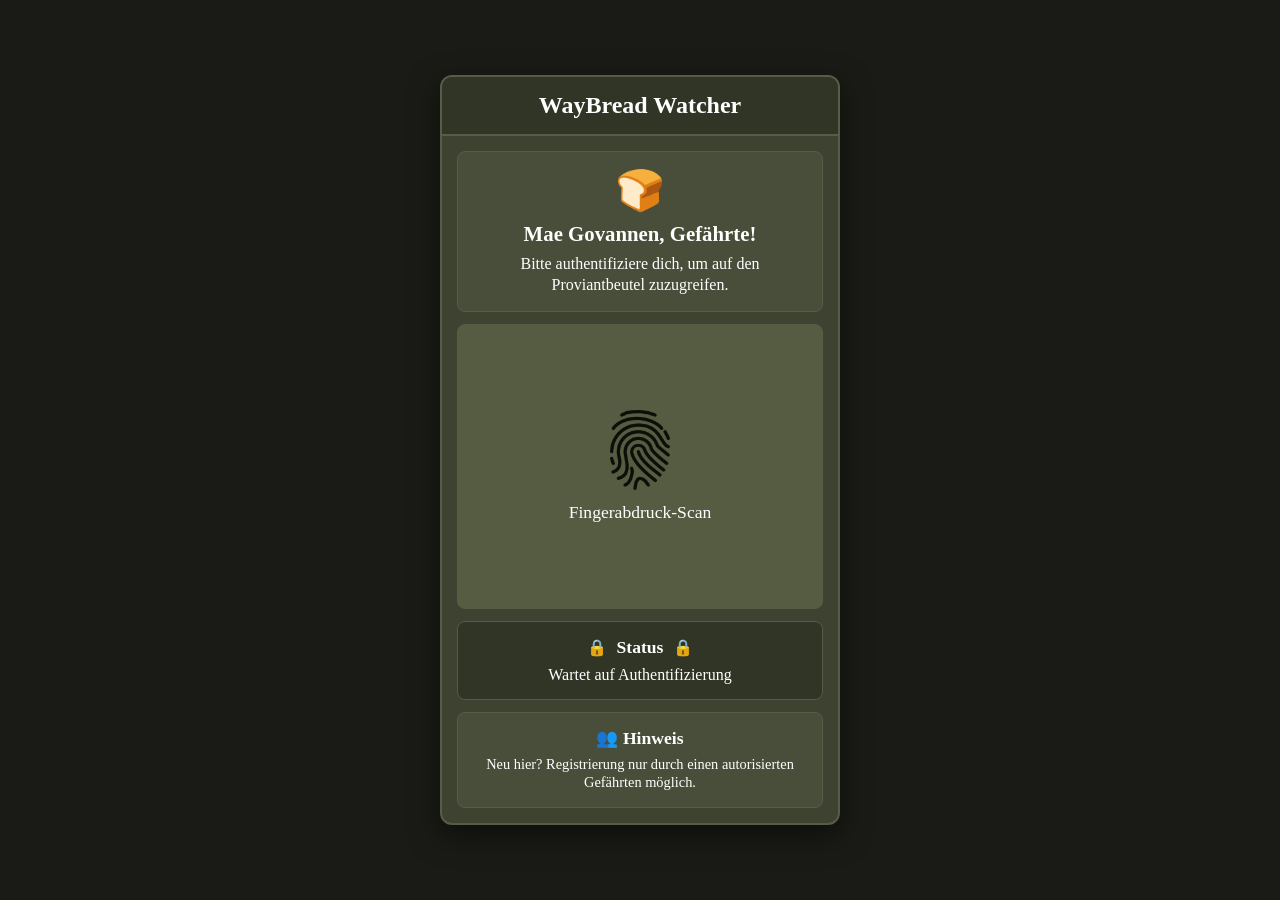
<file: test/src/helena.html>
<!DOCTYPE html>
<html lang="de">
<head>
    <meta charset="utf-8">
    <meta name="viewport" content="width=device-width, initial-scale=1, maximum-scale=1, user-scalable=no">
    <meta name="description" content="WayBread Watcher - Login für Gefährten" />
    <title>WayBread Watcher</title>
    <link rel="stylesheet" href="helena.css">
</head>
<body>
    <div class="app-container">
        <header>
            <h1>WayBread Watcher</h1>
        </header>
        <main>
            <section class="welcome-section">
                <div class="icon">🍞</div>
                <h2>Mae Govannen, Gefährte!</h2>
                <p>Bitte authentifiziere dich, um auf den Proviantbeutel zuzugreifen.</p>
            </section>
            
            <section class="scanner-section">
                <div class="scan-area">
                    <img src="fingerabdruck.png" alt="Fingerabdruck" class="fingerprint-icon">
                    <span class="scan-text">Fingerabdruck-Scan</span>
                </div>
            </section>
            
            <section class="status-section">
                <div class="status-header">
                    <span>🔒</span>
                    <h2>Status</h2>
                    <span>🔒</span>
                </div>
                <p>Wartet auf Authentifizierung</p>
            </section>
            
            <section class="hint-section">
                <h2>👥 Hinweis</h2>
                <p>Neu hier? Registrierung nur durch einen autorisierten Gefährten möglich.</p>
            </section>
        </main>
    </div>
</body>
</html>
</file>
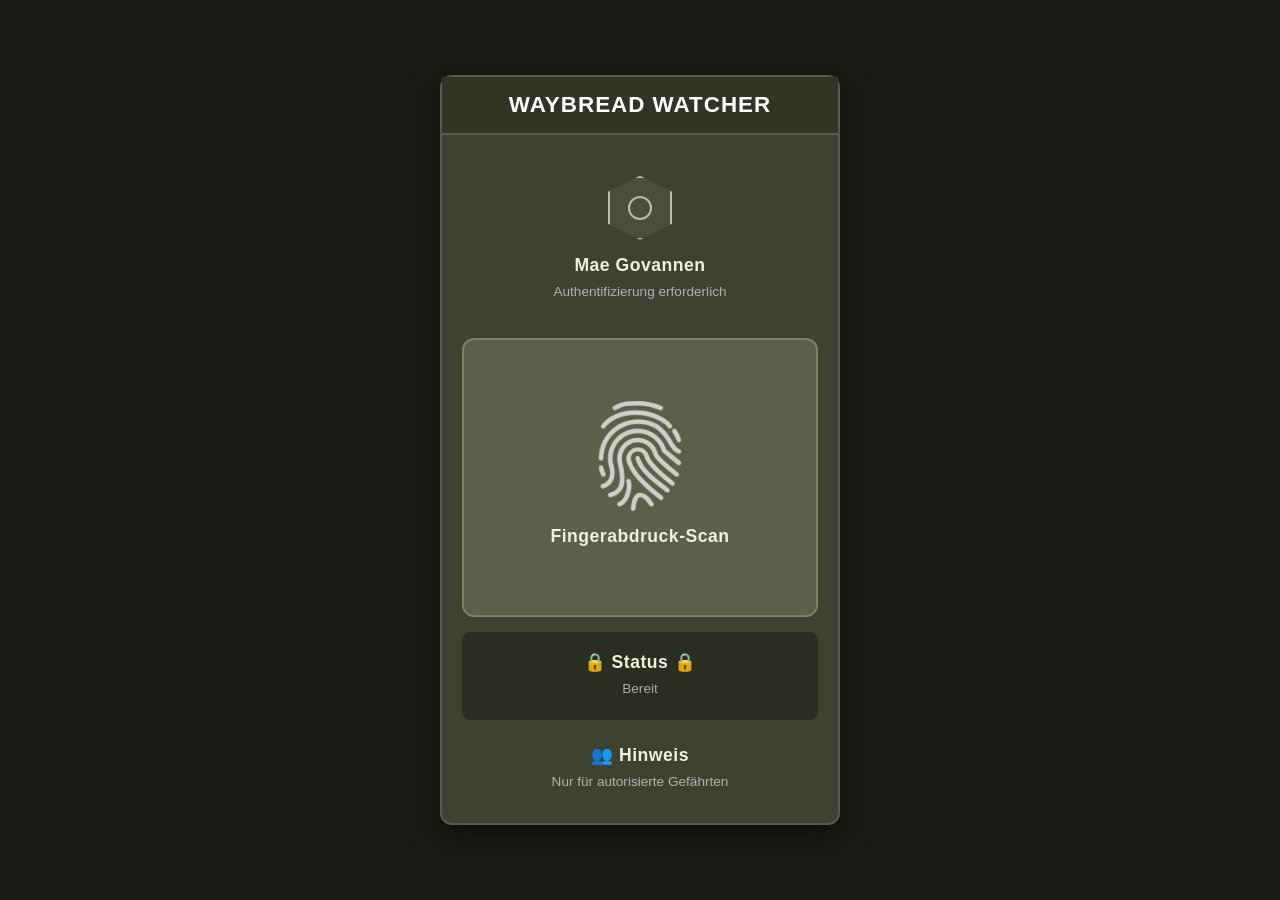
<file: test/src/helena2.html>
<!DOCTYPE html>
<html lang="de">
<head>
    <meta charset="utf-8">
    <meta name="viewport" content="width=device-width, initial-scale=1, maximum-scale=1, user-scalable=no">
    <title>WayBread Watcher</title>
    <link rel="stylesheet" href="login.css">
</head>
<body>
    <div class="app-container">
        <header>
            <h1>WayBread Watcher</h1>
        </header>
        <main>
            <section class="welcome">
                <div class="app-logo">
                    <div class="inner-shape"></div>
                </div>
                <h2>Mae Govannen</h2>
                <p>Authentifizierung erforderlich</p>
            </section>
            
            <section class="scanner">
                <img src="helena.png" alt="Fingerabdruck">
                <h2>Fingerabdruck-Scan</h2>
            </section>
            
            <section class="status">
                <h2>🔒 Status 🔒</h2>
                <p>Bereit</p>
            </section>
            
            <section class="hint">
                <h2>👥 Hinweis</h2>
                <p>Nur für autorisierte Gefährten</p>
            </section>
        </main>
    </div>
</body>
</html>
</file>
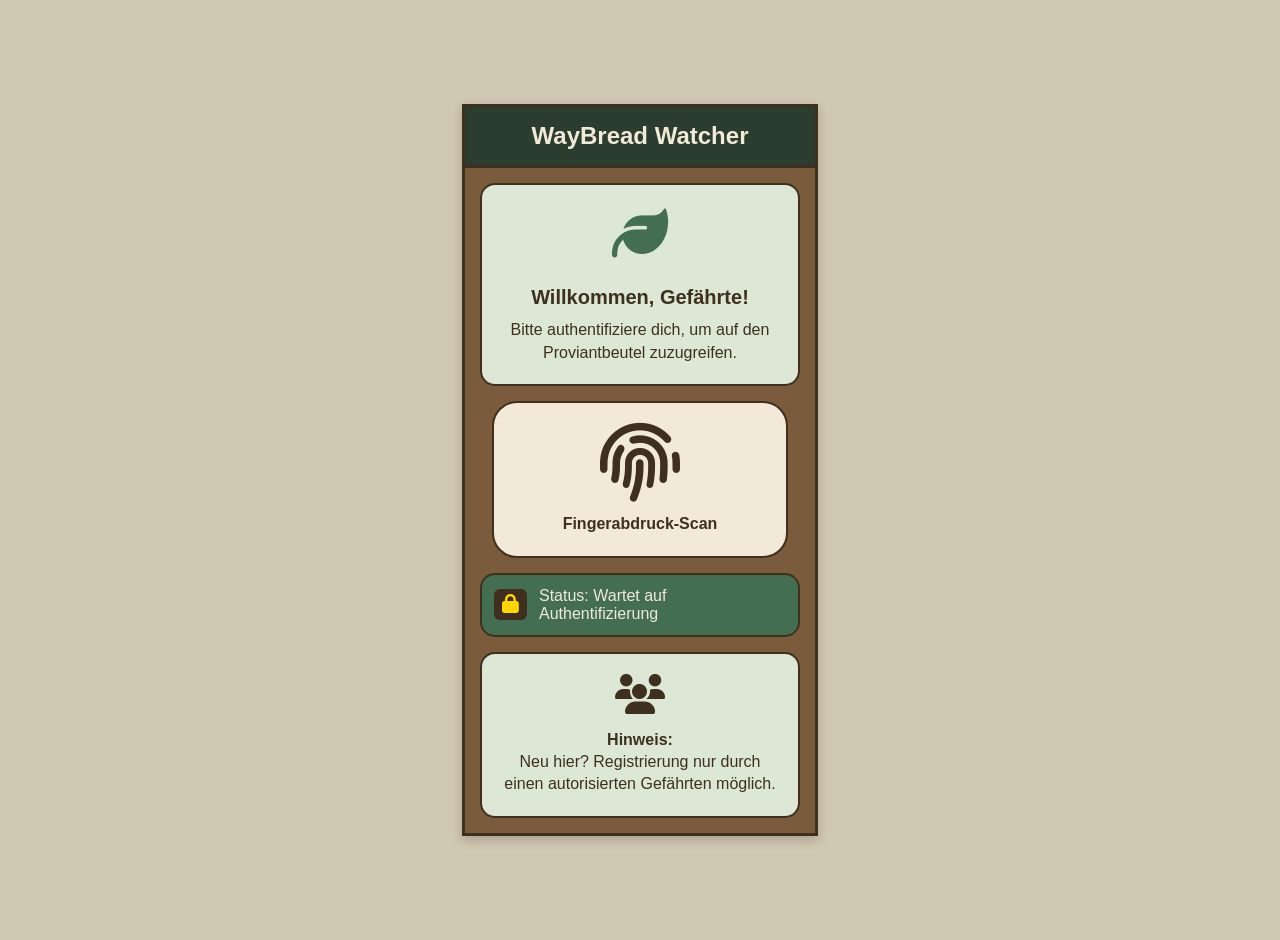
<file: test/src/Kathi.html>
<!DOCTYPE html>
<html lang="de">
<head>
    <meta charset="UTF-8">
    <meta name="viewport" content="width=device-width, initial-scale=1.0">
    <title>WayBread Watcher</title>
    <link rel="stylesheet" href="https://cdnjs.cloudflare.com/ajax/libs/font-awesome/6.4.0/css/all.min.css">
    <link rel="stylesheet" href="Kathi.css">
</head>
<body>
    <!-- Das ist der äußere Rahmen (das "Smartphone") -->
    <div class="smartphone-rahmen">
        <!-- Kopfzeile -->
        <header class="app-header">
            <h1>WayBread Watcher</h1>
        </header>
        
        <!-- Inhaltsbereich mit den ganzen Card -->
        <div class="app-inhalt">
            
            <!-- Card 1: Willkommen -->
            <section class="karte welcome-card">
                <!-- NEU: Das Elbenblatt statt dem Schloss -->
                <i class="fa-solid fa-leaf icon-gross"></i>
                <h2>Willkommen, Gefährte!</h2>
                <p>Bitte authentifiziere dich, um auf den Proviantbeutel zuzugreifen.</p>
            </section>
            
            <!-- Card 2: Fingerabdruck-Scan -->
            <section class="karte scan-card">
                <i class="fa-solid fa-fingerprint icon-riesig"></i>
                <p><strong>Fingerabdruck-Scan</strong></p>
            </section>
            
            <!-- Leiste: Status -->
            <section class="status-leiste">
                <div class="status-icon-wrapper">
                    <i class="fa-solid fa-lock"></i>
                </div>
                <p>Status: Wartet auf Authentifizierung</p>
            </section>
            
            <!-- Card 3: Hinweis -->
            <section class="karte hint-card">
                <i class="fa-solid fa-users icon-medium"></i>
                <p><strong>Hinweis:</strong><br>Neu hier? Registrierung nur durch einen autorisierten Gefährten möglich.</p>
            </section>
            
        </div>
    </div>
</body>
</html>
</file>
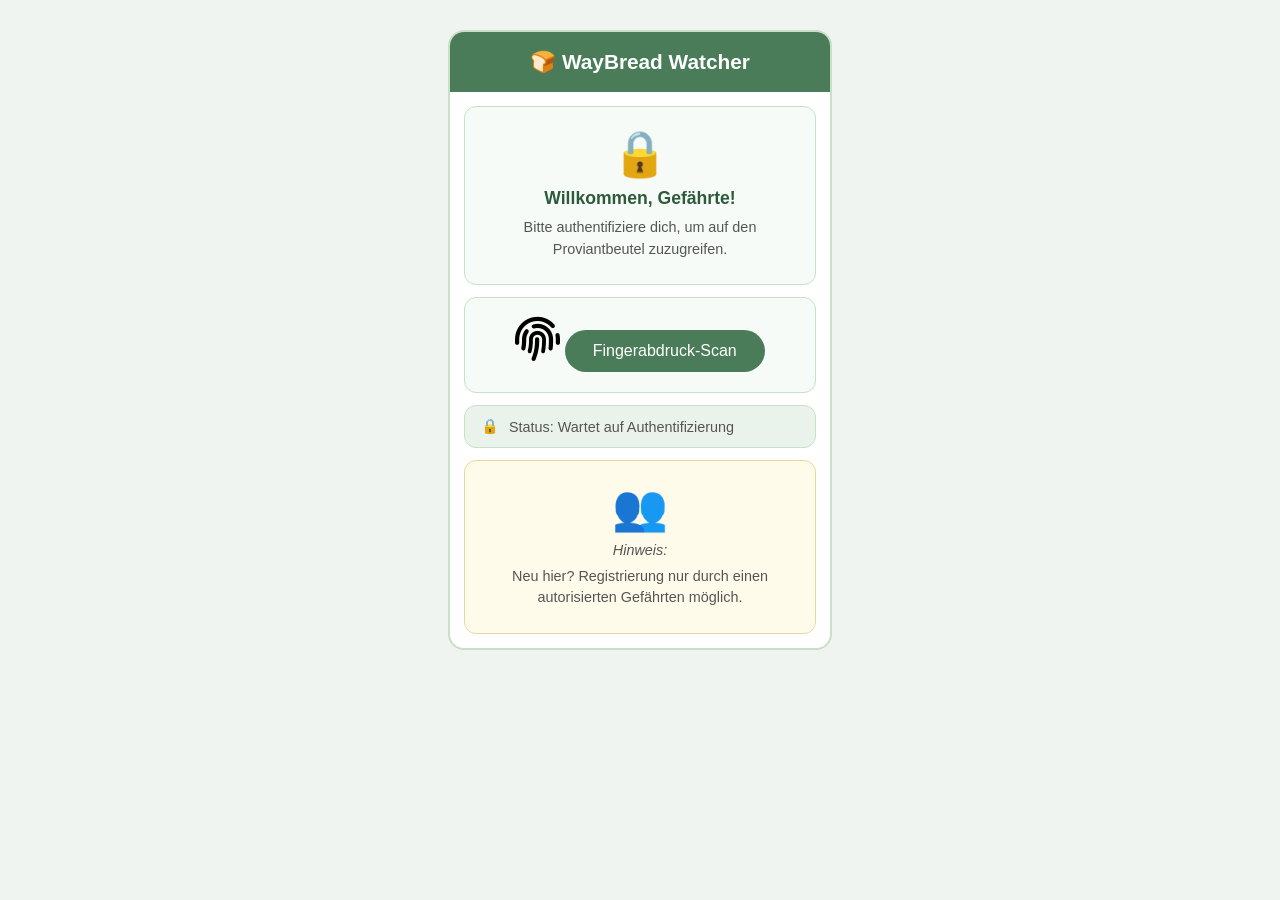
<file: test/src/Leonie.html>
<!DOCTYPE html>
<html lang="de">
<head>
    <meta charset="UTF-8">
    <meta name="viewport" content="width=device-width, initial-scale=1.0">
    <title>WayBread Watcher</title>
    <link rel="stylesheet" href="https://cdnjs.cloudflare.com/ajax/libs/font-awesome/6.4.0/css/all.min.css">
    <link rel="stylesheet" href="Leonie.css">
</head>
<body>

    <div class="app">

        <header>
            <h1>🍞 WayBread Watcher</h1>
        </header>

        <main>

            <!-- Willkommen -->
            <section class="card">
                <div class="big-icon">🔒</div>
                <h2>Willkommen, Gefährte!</h2>
                <p>Bitte authentifiziere dich, um auf den Proviantbeutel zuzugreifen.</p>
            </section>

            <!-- Fingerabdruck -->
            <section class="card">
                <i class="fa-solid fa-fingerprint big-icon"></i>
                <button>Fingerabdruck-Scan</button>
            </section>

            <!-- Status -->
            <div class="status">
                <span>🔒</span>
                <p>Status: Wartet auf Authentifizierung</p>
            </div>

            <!-- Hinweis -->
            <section class="card hinweis">
                <div class="big-icon">👥</div>
                <p><em>Hinweis:</em></p>
                <p>Neu hier? Registrierung nur durch einen autorisierten Gefährten möglich.</p>
            </section>

        </main>

    </div>

</body>
</html>
</file>
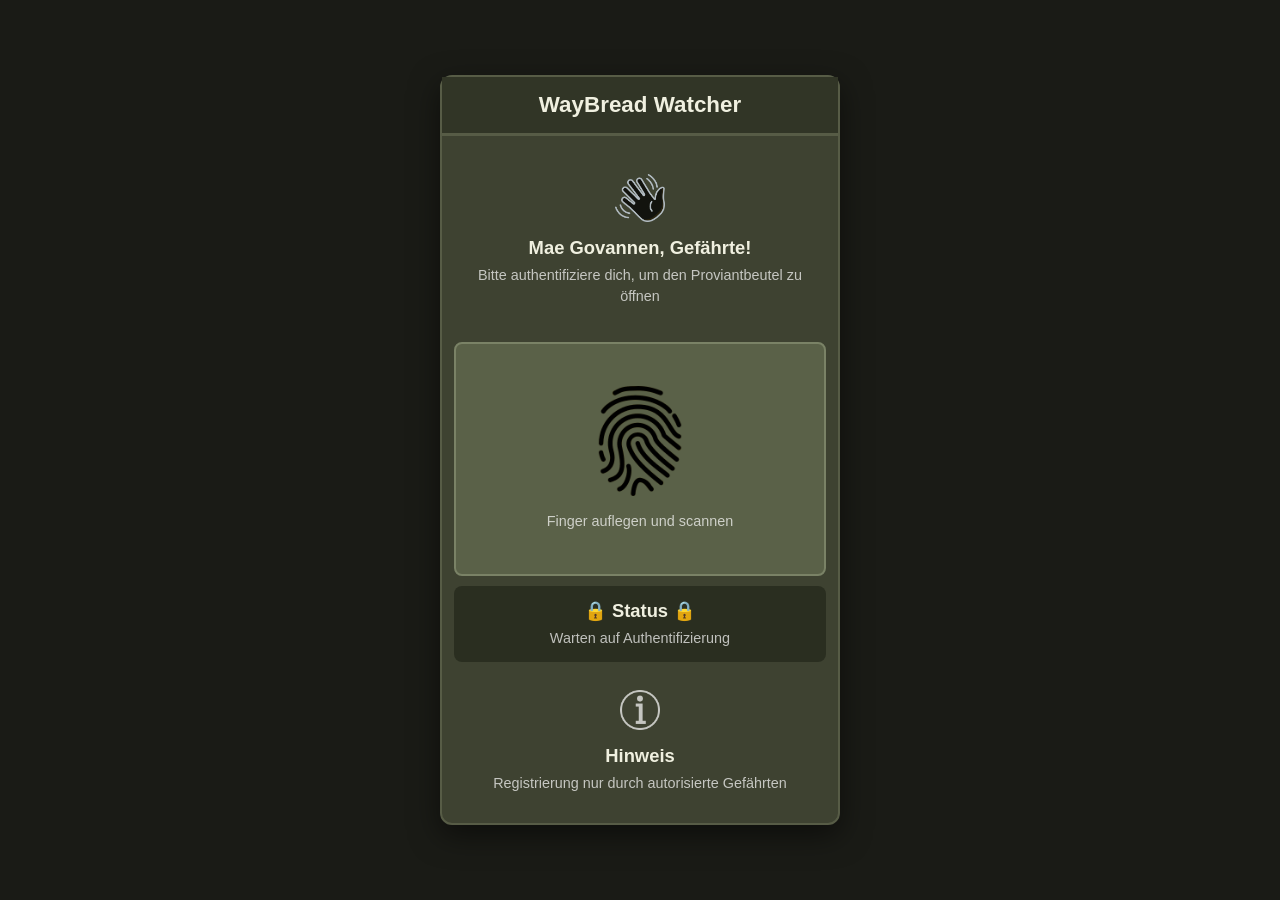
<file: artifacts/artifact-3/src/interface.html>
<!DOCTYPE html>
<html lang="de">
<head>
    <meta charset="utf-8">
    <meta name="viewport" content="width=device-width, initial-scale=1, maximum-scale=1, user-scalable=no">
    <title>WayBread Watcher</title>
    <link rel="stylesheet" href="style.css">
</head>
<body>
    <div class="app-container">
        <header>
            <h1>WayBread Watcher</h1>
        </header>
        <main>
            <section class="welcome">
                 <img src="winken.png" alt="winkende Hand">
                <h2>Mae Govannen, Gefährte!</h2>
                <p>Bitte authentifiziere dich, um den Proviantbeutel zu öffnen</p>
            </section>
            
            <section class="scanner">
                <img src="fingerabdruck.png" alt="Fingerabdruck">
                <p>Finger auflegen und scannen</p>
            </section>
            
            <section class="status">
                <h2>🔒 Status 🔒</h2>
                <p>Warten auf Authentifizierung</p>
            </section>
            
            <section class="hint">
                <img src="info.png" alt="Infozeichen">
                <h2>Hinweis</h2>
                <p>Registrierung nur durch autorisierte Gefährten</p>
            </section>
        </main>
    </div>
</body>
</html>
</file>
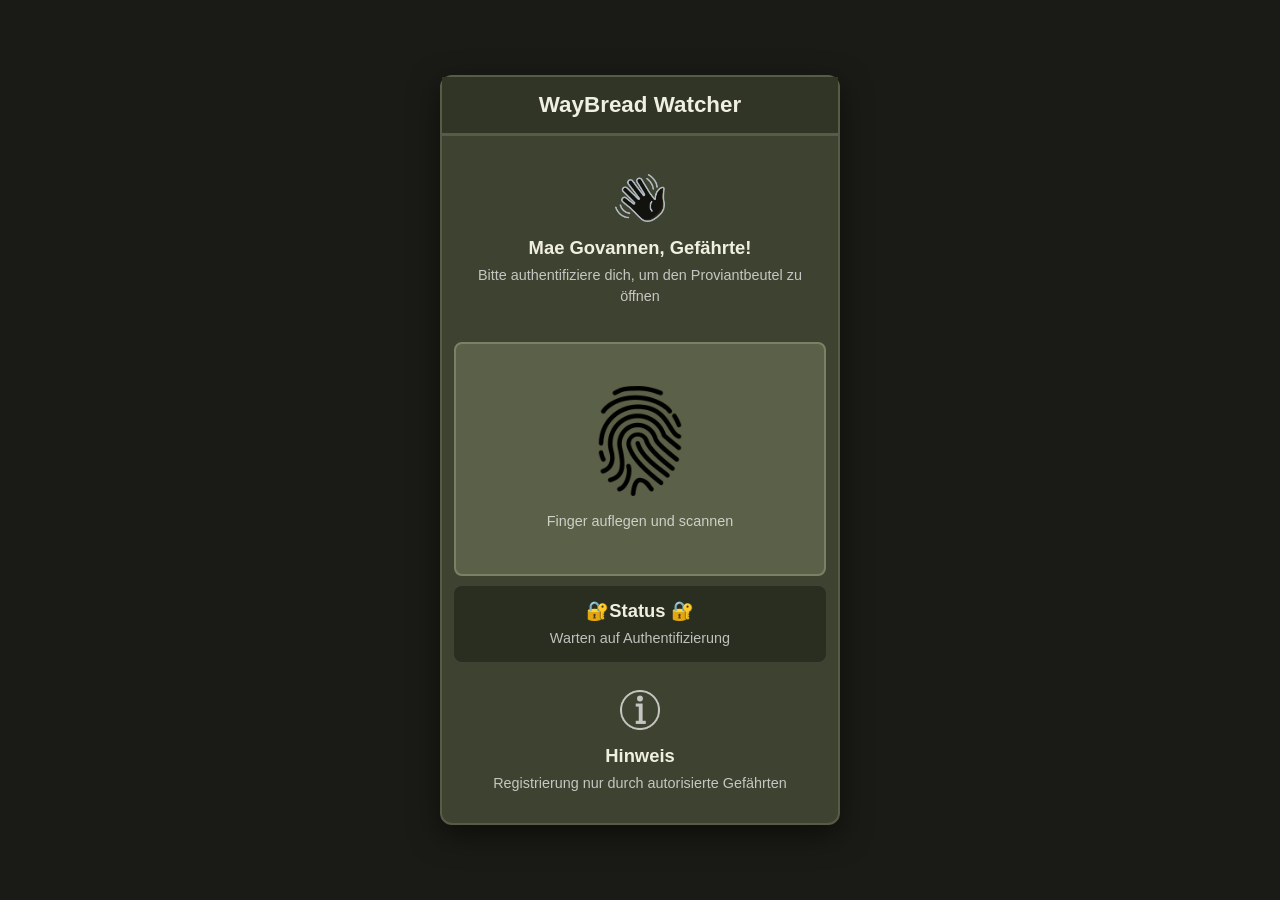
<file: artifacts/artifact-4/src/interface.html>
<!DOCTYPE html>
<html lang="de">
<head>
    <meta charset="utf-8">
    <meta name="viewport" content="width=device-width, initial-scale=1, maximum-scale=1, user-scalable=no">
    <title>WayBread Watcher</title>
    <link rel="stylesheet" href="style.css">
</head>
<body>
    <div class="app-container">
        <header>
            <h1>WayBread Watcher</h1>
        </header>
        <main>
            <section class="welcome">
                 <img src="winken.png" alt="winkende Hand">
                <h2>Mae Govannen, Gefährte!</h2>
                <p>Bitte authentifiziere dich, um den Proviantbeutel zu öffnen</p>
            </section>
            
            <section class="scanner">
                <img src="fingerabdruck.png" alt="Fingerabdruck">
                <p>Finger auflegen und scannen</p>
            </section>
            
            <section class="status">
                <h2 id="statusTitle">🔐Status 🔐</h2>
                <p id="statusMessage">Warten auf Authentifizierung</p>
            </section>
            
            <section class="hint">
                <img src="info.png" alt="Infozeichen">
                <h2>Hinweis</h2>
                <p>Registrierung nur durch autorisierte Gefährten</p>
            </section>
        </main>
    </div>
    <script src="logic.js"></script>
</body>
</html>
</file>
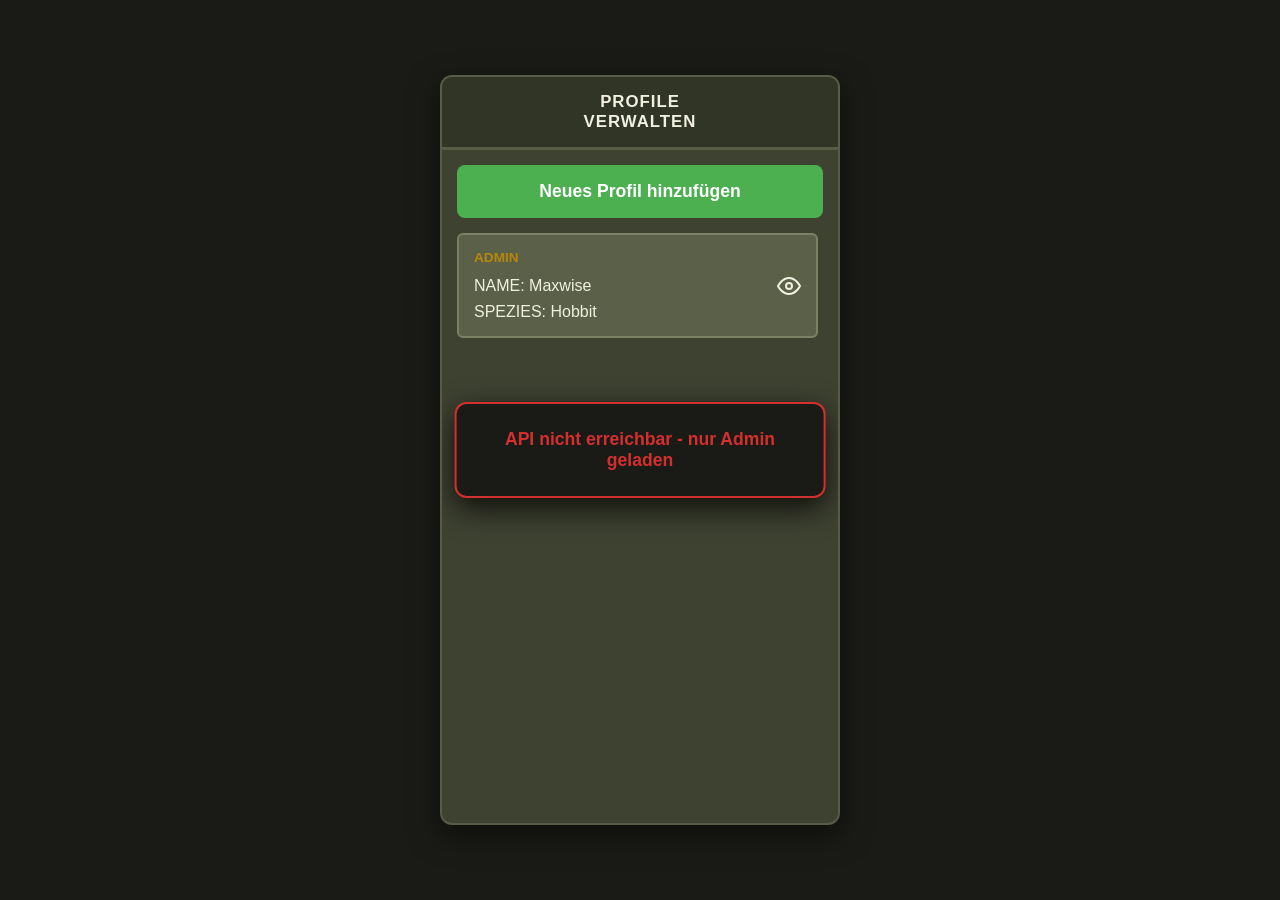
<file: artifacts/artifact-5/src/interface.html>
<!DOCTYPE html>
<html lang="de">
<head>
    <meta charset="utf-8">
    <meta name="viewport" content="width=device-width, initial-scale=1, maximum-scale=1, user-scalable=no">
    <title>WayBread Watcher</title>
    <link rel="stylesheet" href="style.css">
</head>
<body>
    <div class="app-container">
        <header>
            <button class="btn-back" id="backBtn">← Zurück</button>
            <h1 id="headerTitle">PROFILE<br>VERWALTEN</h1>
        </header>
        
        <main>
            <!-- Liste -->
            <div id="screen-list" class="screen active">
                <button class="btn-top-action" id="goToAddBtn">Neues Profil hinzufügen</button>
                <div class="user-list-container scrollable">
                    <div class="user-list" id="fellowshipList">
                        <div class="loading-text">Gefährten werden aus Mittelerde gerufen...</div>
                    </div>
                </div>
            </div>

            <!-- Formular -->
            <div id="screen-form" class="screen form-screen scrollable">
                <div class="form-group">
                    <label>NAME:</label>
                    <input type="text" id="formName" placeholder="Name">
                </div>
                <div class="form-group">
                    <label>GESCHLECHT:</label>
                    <select id="formGender">
                        <option value="">-- Wählen --</option>
                        <option value="Männlich">Männlich</option>
                        <option value="Weiblich">Weiblich</option>
                        <option value="Unbekannt">Unbekannt</option>
                    </select>
                </div>
                <div class="form-group">
                    <label>SPEZIES:</label>
                    <select id="formSpecies">
                        <option value="">-- Wählen --</option>
                        <option value="Hobbit">Hobbit</option>
                        <option value="Mensch">Mensch</option>
                        <option value="Zwerg">Zwerg</option>
                        <option value="Elb">Elb</option>
                        <option value="Maia">Maia</option>
                    </select>
                </div>
                <div class="form-group">
                    <label>BEDARF PRO TAG:</label>
                    <input type="text" id="formRation" readonly placeholder="Wird berechnet">
                </div>
                
                <div class="form-group fingerprint-group">
                    <label>FINGERABDRUCK:</label>
                    <div class="fingerprint-box" id="formFingerprint">
                        <svg class="fp-icon" xmlns="http://www.w3.org/2000/svg" width="48" height="48" viewBox="0 0 24 24" fill="none" stroke="currentColor" stroke-width="1.5" stroke-linecap="round" stroke-linejoin="round">
                            <path d="M12 10a2 2 0 0 0-2 2c0 1.02-.1 2.51-.26 4" />
                            <path d="M14 13.12c0 2.38 0 6.38-1 8.88" />
                            <path d="M17.29 21.02c.12-.6.43-2.3.5-3.02" />
                            <path d="M2 12a10 10 0 0 1 18-6" />
                            <path d="M2 16h.01" />
                            <path d="M21.8 16c.2-2 .131-5.354 0-6" />
                            <path d="M5 19.5C5.5 18 6 15 6 12a6 6 0 0 1 .34-2" />
                            <path d="M8.65 22c.21-.66.45-1.32.57-2" />
                            <path d="M9 6.8a6 6 0 0 1 9 5.2v2" />
                        </svg>
                        <span id="fpText">Zum erfassen Finger anlegen</span>
                    </div>
                </div>
                
                <div class="btn-container">
                    <button class="btn btn-submit" id="saveUserBtn">PROFIL HINZUFÜGEN</button>
                </div>
            </div>

            <!-- Detail -->
            <div id="screen-detail" class="screen detail-screen">
                <div class="detail-info" id="detailInfo"></div>
                <div class="action-buttons">
                    <button class="btn btn-submit" id="editBtn">BEARBEITEN</button>
                    <button class="btn btn-delete" id="deleteBtn">LÖSCHEN</button>
                </div>
            </div>
        </main>

        <div id="toast" class="toast">Nachricht hier</div>

        <div id="modal" class="modal-overlay">
            <div class="modal-box">
                <h2 id="modalTitle"></h2>
                <p id="modalText"></p>
                <div class="modal-buttons">
                    <button class="btn btn-submit" id="modalYesBtn">Ja</button>
                    <button class="btn btn-delete" id="modalNoBtn">Nein</button>
                </div>
            </div>
        </div>

    </div>

    <script src="logic.js"></script>
</body>
</html>
</file>
<file: test/src/helena.css>
body {
    background-color: #1a1b16; 
    color: white; 
    font-family: aptos;
    margin: 0;
    padding: 0;
    display: flex;
    justify-content: center;
    align-items: center; 
    height: 100dvh;
    overflow: hidden;
}

.app-container {
    width: 100%;
    max-width: 400px; 
    height: 100%;
    background-color: #3e4231; 
    color: white; 
    display: flex;
    flex-direction: column;
    box-sizing: border-box;
    overflow: hidden;
}

@media (min-width: 450px) {
    .app-container {
        height: 750px;
        max-height: 95vh;
        border-radius: 12px;
        border: 2px solid #575c46;
        box-shadow: 0 10px 30px rgba(0, 0, 0, 0.5); 
    }
}

header {
    background-color: #313526; 
    padding: 15px;
    text-align: center;
    border-bottom: 2px solid #575c46;
    flex-shrink: 0;
}

h1 {
    margin: 0;
    font-size: 1.5rem;
    color: white; 
    font-weight: bold;
}

main {
    display: flex;
    flex-direction: column;
    flex-grow: 1;
    padding: 15px;
    gap: 12px;
    text-align: center;
    box-sizing: border-box;
    justify-content: space-evenly;
}

section {
    background-color: #494e3b; 
    border: 1px solid #575c46;
    border-radius: 8px;
    padding: 15px;
    display: flex;
    flex-direction: column;
    justify-content: center;
    align-items: center;
    box-sizing: border-box;
}

.welcome-section {
    flex-shrink: 1; 
}

.welcome-section .icon {
    font-size: 2.5rem;
    margin-bottom: 8px;
}

.welcome-section h2 {
    font-size: 1.3rem;
    margin: 0 0 8px 0;
    color: white; 
    font-weight: bold;
}

.welcome-section p {
    margin: 0;
    font-size: 1rem;
    line-height: 1.3;
    font-weight: normal;
}

.scanner-section {
    flex-grow: 1;
    background-color: #555c42; 
    min-height: 0;
}

.scan-area {
    display: flex;
    flex-direction: column;
    align-items: center;
    justify-content: center;
    width: 100%;
    height: 100%;
}

.fingerprint-icon {
    width: 80px;
    height: 80px;
    object-fit: contain;
    margin-bottom: 12px;
    opacity: 0.85;
}

.scan-text {
    font-size: 1.1rem;
    font-weight: nomal;
}

.status-section {
    display: flex;
    flex-direction: column;
    gap: 8px;
    background-color: #313526;
    flex-shrink: 0;
    padding: 15px;
}

.status-header {
    display: flex;
    flex-direction: row;
    justify-content: center;
    align-items: center;
    gap: 10px;
}

.status-header h2 {
    margin: 0;
    font-size: 1.1rem;
    color: white;
    font-weight: bold;
}

.status-section p {
    margin: 0;
    font-size: 1rem;
    font-weight: normal;
}

.hint-section {
    text-align: center;
    flex-shrink: 0;
    padding: 15px;
}

.hint-section h2 {
    font-size: 1.1rem;
    margin: 0 0 6px 0;
    color: white; 
    font-weight: bold;
}

.hint-section p {
    margin: 0;
    font-size: 0.9rem;
    line-height: 1.3;
    font-weight: normal;
}
</file>
<file: test/src/login.css>
body {
    background-color: #1a1b16; 
    color: white; 
    font-family: Helvetica, Arial, sans-serif;
    margin: 0;
    display: flex;
    justify-content: center;
    align-items: center; 
    height: 100dvh;
    overflow: hidden;
}

.app-container {
    width: 100%;
    max-width: 400px; 
    height: 100%;
    background-color: #3e4231; 
    display: flex;
    flex-direction: column;
    box-sizing: border-box;
}

@media (min-width: 450px) {
    .app-container {
        height: 750px;
        max-height: 95vh;
        border-radius: 12px;
        border: 2px solid #575c46;
        box-shadow: 0 10px 30px rgba(0, 0, 0, 0.5); 
    }
}

header {
    background-color: #313526; 
    padding: 15px;
    text-align: center;
    border-bottom: 2px solid #575c46;
}

h1 {
    margin: 0;
    font-size: 1.4rem;
    font-weight: bold;
    color: #ffffff;
    letter-spacing: 1px;
    text-transform: uppercase;
}

main {
    display: flex;
    flex-direction: column;
    flex-grow: 1;
    padding: 20px;
    gap: 15px;
    text-align: center;
    box-sizing: border-box;
}

section {
    display: flex;
    flex-direction: column;
    justify-content: center;
    align-items: center;
}

.welcome {
    flex-grow: 2;
}

.app-logo {
    width: 60px;
    height: 60px;
    background-color: rgba(240, 240, 224, 0.1);
    border: 2px solid #f0f0e0;
    clip-path: polygon(50% 0%, 100% 25%, 100% 75%, 50% 100%, 0% 75%, 0% 25%);
    display: flex;
    justify-content: center;
    align-items: center;
    margin-bottom: 15px;
    opacity: 0.7;
}

.inner-shape {
    width: 20px;
    height: 20px;
    border: 2px solid #f0f0e0;
    border-radius: 50%;
}

.scanner {
    flex-grow: 4;
    background-color: #5a6148;
    border: 2px solid #7a8266;
    border-radius: 12px;
    gap: 15px;
    padding: 20px;
}

.scanner img {
    width: 110px;
    height: auto;
    filter: invert(1) opacity(0.7);
}

.status {
    flex-grow: 0.8;
    background-color: #2a2e20;
    border-radius: 8px;
    padding: 12px;
}

.hint {
    flex-grow: 1;
}

h2 {
    margin: 0 0 6px 0;
    font-size: 1.1rem;
    font-weight: bold;
    color: #f0f0e0;
    letter-spacing: 0.5px;
}

p {
    margin: 0;
    font-size: 0.85rem;
    font-weight: normal;
    color: rgba(255, 255, 255, 0.6);
    line-height: 1.5;
}
</file>
<file: test/src/Kathi.css>
/* 1. Grundeinstellungen für die ganze Seite */
body {
    font-family: Arial, sans-serif; 
    background-color: #d1c8b3;      
    display: flex;
    justify-content: center;
    align-items: center;
    min-height: 100vh;
    margin: 0;
    padding: 20px;
    color: #4a3c2c;                 
}

/* 2. Der Rahmen (das "Handy") - Wieder mit eckigen Kanten! */
.smartphone-rahmen {
    width: 100%;
    max-width: 350px;           
    background-color: #7a5c3d;  
    border: 3px solid #3e2f1e;    
    box-shadow: 0 4px 10px rgba(0, 0, 0, 0.2);
}

/* 3. Die Kopfzeile ganz oben */
.app-header {
    background-color: #2a3d2e;  
    border-bottom: 3px solid #3e2f1e;
    color: #f2e9d9;              
    padding: 15px;
    text-align: center;         
}

.app-header h1 {
    font-size: 1.5rem;
    margin: 0;                  
    font-weight: 700;
}

/* 4. Der Inhaltsbereich (hält die Cards zusammen) */
.app-inhalt {
    padding: 15px;
    display: flex;
    flex-direction: column;
    gap: 15px;                   
}

/* 5. Die einzelnen Cards oben Willkommen und unten Hinweis - Mit abgerundeten Ecken */
.karte {
    background-color: #f2e9d9;  
    border: 2px solid #3e2f1e;
    color: #3e2f1e;             
    padding: 20px;
    text-align: center;
    border-radius: 15px;        
}

.karte h2 {
    font-size: 1.25rem;
    margin: 10px 0;
}

.karte p {
    font-size: 1rem;
    line-height: 1.4;
    margin: 0;
}

/* 6. Icon-Formatierung */
.icon-gross {
    font-size: 3.5rem;            
    color: #436e52;             
    margin-bottom: 15px;
}

.icon-riesig {
    font-size: 5rem;            
    color: #3e2f1e;
    margin-bottom: 10px;
}

.icon-medium {
    font-size: 2.5rem;          
    color: #3e2f1e;
    margin-bottom: 15px;
}

/* 7. Die schmale Statusleiste (Spezialfall) - Mit abgerundeten Ecken */
.status-leiste {
    background-color: #436e52;  
    border: 2px solid #3e2f1e;
    color: #f2e9d9;             
    padding: 12px;
    display: flex;               
    align-items: center;         
    gap: 12px;                   
    border-radius: 15px;        
}

.status-icon-wrapper {
    background-color: #3e2f1e;  
    color: #ffd700;              
    padding: 6px 8px;           
    border-radius: 6px;         
    font-size: 1.2rem;
    display: flex;
    justify-content: center;
    align-items: center;
}

.status-leiste p {
    margin: 0;
    font-size: 1rem;
    font-weight: 500;
}

/* 8. Spezifische Text-Anpassungen & Ausnahmen */
.welcome-card,
.hint-card {
    background-color: #dce8d5; 
}

/* 9. Die abgerundete Box für den Fingerabdruck-Scan */
.scan-card {
    border-radius: 25px;        
    width: 85%;                 
    align-self: center;         
    
    display: flex;
    flex-direction: column;
    justify-content: center;
    align-items: center;
    padding: 20px 10px;
}
</file>
<file: test/src/Leonie.css>
/* Seite */
body {
    margin: 0;
    padding: 30px 16px;
    background-color: #f0f4f0;
    font-family: Arial, sans-serif;
    display: flex;
    justify-content: center;
}

/* App Box */
.app {
    width: 100%;
    max-width: 380px;
    background-color: white;
    border-radius: 16px;
    overflow: hidden;
    border: 2px solid #c8dfc8;
}

/* Header */
header {
    background-color: #4a7c59;
    padding: 18px;
    text-align: center;
}

header h1 {
    color: white;
    font-size: 1.3rem;
    margin: 0;
}

/* Hauptbereich */
main {
    padding: 14px;
    display: flex;
    flex-direction: column;
    gap: 12px;
}

/* Karten */
.card {
    background-color: #f7fbf7;
    border: 1.5px solid #c8dfc8;
    border-radius: 12px;
    padding: 20px;
    text-align: center;
}

.card h2 {
    color: #2d5a3d;
    font-size: 1.1rem;
    margin: 8px 0;
}

.card p {
    color: #555;
    font-size: 0.9rem;
    line-height: 1.5;
    margin: 4px 0;
}

/* Grosses Icon */
.big-icon {
    font-size: 2.8rem;
    margin-bottom: 6px;
}

/* Button */
button {
    margin-top: 10px;
    padding: 12px 28px;
    background-color: #4a7c59;
    color: white;
    border: none;
    border-radius: 25px;
    font-size: 1rem;
    cursor: pointer;
}

button:hover {
    background-color: #3a6347;
}

/* Status */
.status {
    background-color: #eaf3eb;
    border: 1.5px solid #c8dfc8;
    border-radius: 12px;
    padding: 12px 16px;
    display: flex;
    align-items: center;
    gap: 10px;
    font-size: 0.9rem;
    color: #555;
}

.status p {
    margin: 0;
}

/* Hinweis Karte etwas anders */
.hinweis {
    background-color: #fffbea;
    border-color: #e8d8a0;
}
</file>
<file: artifacts/artifact-3/src/style.css>
body {
    background-color: #1a1b16; 
    color: white; 
    font-family: Helvetica, Arial, sans-serif;
    margin: 0;
    display: flex;
    justify-content: center;
    align-items: center; 
    height: 100dvh;
    overflow: hidden;
}

.app-container {
    width: 100%;
    max-width: 400px; 
    height: 100%;
    background-color: #3e4231; 
    display: flex;
    flex-direction: column;
    box-sizing: border-box;
}

@media (min-width: 450px) {
    .app-container {
        height: 750px;
        max-height: 95vh;
        border-radius: 12px;
        border: 2px solid #575c46;
        box-shadow: 0 10px 30px rgba(0, 0, 0, 0.5); 
    }
}

header {
    background-color: #313526; 
    padding: 15px;
    text-align: center;
    border-bottom: 3px solid #575c46;
}

h1 {
    margin: 0;
    font-size: 1.4rem;
    font-weight: bold;
    color: #f0f0e0;
}

main {
    display: flex;
    flex-direction: column;
    flex-grow: 1;
    padding: 12px;
    gap: 10px;
    text-align: center;
    box-sizing: border-box;
}

section {
    padding: 10px;
    display: flex;
    flex-direction: column;
    justify-content: center;
    align-items: center;
}

.welcome, .hint {
    background-color: transparent;
    border: none;
}

.welcome {
    flex-grow: 2;
}

.welcome img {
    width: 50px;
    height: auto;
    margin-bottom: 15px;
    opacity: 0.7;
    filter: invert(1);
    }

.scanner {
    flex-grow: 4;
    background-color: #5a6148;
    border: 2px solid #7a8266;
    border-radius: 8px;
}

.scanner img {
    width: 110px;
    height: auto;
    margin-bottom: 15px;
    opacity: 1;
}


.status {
    flex-grow: 0.5;
    background-color: #2a2e20;
    border-radius: 8px;
    padding: 10px;
}

.hint {
    flex-grow: 1;
}

.hint img {
    width: 40px;
    height: auto;
    margin-bottom: 15px;
    opacity: 0.7;
    filter: invert(1);
}

h2 {
    margin: 0 0 6px 0;
    font-size: 1.15rem;
    font-weight: bold;
    color: #f0f0e0
}

p {
    margin: 0;
    font-size: 0.9rem;
    font-weight: normal;
    color: rgba(255, 255, 255, 0.7);
    line-height: 1.4;
}
</file>
<file: artifacts/artifact-4/src/style.css>
body {
    background-color: #1a1b16; 
    color: white; 
    font-family: Helvetica, Arial, sans-serif;
    margin: 0;
    display: flex;
    justify-content: center;
    align-items: center; 
    height: 100dvh;
    overflow: hidden;
}

.app-container {
    width: 100%;
    max-width: 400px; 
    height: 100%;
    background-color: #3e4231; 
    display: flex;
    flex-direction: column;
    box-sizing: border-box;
}

@media (min-width: 450px) {
    .app-container {
        height: 750px;
        max-height: 95vh;
        border-radius: 12px;
        border: 2px solid #575c46;
        box-shadow: 0 10px 30px rgba(0, 0, 0, 0.5); 
    }
}

header {
    background-color: #313526; 
    padding: 15px;
    text-align: center;
    border-bottom: 3px solid #575c46;
}

h1 {
    margin: 0;
    font-size: 1.4rem;
    font-weight: bold;
    color: #f0f0e0;
}

main {
    display: flex;
    flex-direction: column;
    flex-grow: 1;
    padding: 12px;
    gap: 10px;
    text-align: center;
    box-sizing: border-box;
}

section {
    padding: 10px;
    display: flex;
    flex-direction: column;
    justify-content: center;
    align-items: center;
}

.welcome, .hint {
    background-color: transparent;
    border: none;
}

.welcome {
    flex-grow: 2;

}
.welcome img {
    width: 50px;
    height: auto;
    margin-bottom: 15px;
    opacity: 0.7;
    filter: invert(1);
    }

.scanner {
    flex-grow: 4;
    background-color: #5a6148;
    border: 2px solid #7a8266;
    border-radius: 8px;
}

.scanner img {
    width: 110px;
    height: auto;
    margin-bottom: 15px;
    opacity: 1;
}


.status {
    flex-grow: 0.5;
    background-color: #2a2e20;
    border-radius: 8px;
    padding: 10px;
}

.hint {
    flex-grow: 1;
}

.hint img {
    width: 40px;
    height: auto;
    margin-bottom: 15px;
    opacity: 0.7;
    filter: invert(1);
}

h2 {
    margin: 0 0 6px 0;
    font-size: 1.15rem;
    font-weight: bold;
    color: #f0f0e0
}

p {
    margin: 0;
    font-size: 0.9rem;
    font-weight: normal;
    color: rgba(255, 255, 255, 0.7);
    line-height: 1.4;
}
</file>
<file: artifacts/artifact-5/src/style.css>
:root {
    --bg-darkest:    #1a1b16;
    --bg-app:        #3e4231;
    --bg-header:     #313526;
    --bg-panel:      #2a2e20;
    --surface:       #5a6148;
    --border:        #575c46;
    --border-light:  #7a8266;
    --text-light:    #f0f0e0;
    --text-muted:    #a38a6b;
    --text-white:    #ffffff;
    --accent:        #4CAF50;
    --danger:        #d32f2f;
    --admin:         #b8860b;
}

body {
    margin: 0;
    height: 100dvh;
    overflow: hidden;
    background-color: var(--bg-darkest);
    color: var(--text-white);
    font-family: Helvetica, Arial, sans-serif;
    display: flex;
    justify-content: center;
    align-items: center;
}

.app-container {
    width: 100%;
    max-width: 400px;
    height: 100%;
    box-sizing: border-box;
    background-color: var(--bg-app);
    display: flex;
    flex-direction: column;
    position: relative;
    overflow: hidden;
}

@media (min-width: 450px) {
    .app-container {
        height: 750px;
        max-height: 95vh;
        border: 2px solid var(--border);
        border-radius: 12px;
        box-shadow: 0 10px 30px rgba(0, 0, 0, 0.5);
    }
}

button, select, input, .user-card, .fingerprint-box {
    cursor: default !important;
}

/* Header */
header {
    position: relative;
    min-height: 70px;
    padding: 15px;
    box-sizing: border-box;
    background-color: var(--bg-header);
    border-bottom: 3px solid var(--border);
    display: flex;
    align-items: center;
    justify-content: center;
}

h1 {
    margin: 0;
    max-width: 65%;
    text-align: center;
    color: var(--text-light);
    font-size: 1.05rem;
    font-weight: bold;
    line-height: 1.2;
    letter-spacing: 1px;
}

.btn-back {
    position: absolute;
    left: 15px;
    z-index: 10;
    padding: 8px 12px;
    border-radius: 6px;
    background-color: var(--surface);
    border: 1px solid var(--border-light);
    color: var(--text-light);
    font-size: 0.85rem;
    font-weight: bold;
    transition: transform 0.1s ease;
}

main {
    flex-grow: 1;
    padding: 15px;
    overflow: hidden;
    box-sizing: border-box;
    display: flex;
    flex-direction: column;
}

.screen {
    display: none;
    flex-direction: column;
    width: 100%;
    height: 100%;
}

.screen.active {
    display: flex;
}

.btn-top-action, .btn {
    padding: 16px;
    border: none;
    border-radius: 8px;
    font-size: 1.1rem;
    font-weight: bold;
    color: var(--text-white);
    transition: transform 0.1s ease;
}

.btn-top-action {
    width: 100%;
    margin-bottom: 15px;
    background-color: var(--accent);
}

.btn {
    flex: 1;
}

.btn-submit {
    width: 100%;
    background-color: var(--accent);
}

.btn-delete {
    background-color: var(--danger);
}

.btn-container {
    margin-top: 15px;
}

.action-buttons {
    display: flex;
    gap: 12px;
    margin-top: auto;
}

.btn-top-action:active, .btn:active, .btn-back:active,
.user-card:active, .fingerprint-box:active {
    transform: scale(0.96);
    opacity: 0.85;
}

/* Liste */
.user-list-container {
    flex-grow: 1;
    overflow-y: auto;
    padding-right: 5px;
}

.user-list {
    display: flex;
    flex-direction: column;
    gap: 12px;
}

.user-card {
    position: relative;
    padding: 15px;
    border-radius: 6px;
    background-color: var(--surface);
    border: 2px solid var(--border-light);
    display: flex;
    justify-content: space-between;
    align-items: center;
    transition: transform 0.1s ease;
}

/* Eye Icon als ::after mit SVG */
.user-card::after {
    content: "";
    position: absolute;
    right: 15px;
    top: 50%;
    transform: translateY(-50%);
    width: 24px;
    height: 24px;
    background-image: url('data:image/svg+xml;utf8,<svg xmlns="http://www.w3.org/2000/svg" viewBox="0 0 24 24" fill="none" stroke="%23f0f0e0" stroke-width="2" stroke-linecap="round" stroke-linejoin="round"><path d="M1 12s4-8 11-8 11 8 11 8-4 8-11 8-11-8-11-8z"/><circle cx="12" cy="12" r="3"/></svg>');
    background-size: contain;
    background-repeat: no-repeat;
    background-position: center;
}

.user-card-info {
    width: 100%;
    padding-right: 30px;
    box-sizing: border-box;
    display: flex;
    flex-direction: column;
    gap: 8px;
}

.user-card-info div {
    font-size: 1rem;
    color: var(--text-light);
}

.admin-badge {
    margin-bottom: 4px;
    color: var(--admin) !important;
    font-size: 0.85rem !important;
    font-weight: bold;
}

.loading-text {
    margin-top: 20px;
    text-align: center;
    color: var(--text-muted);
    font-style: italic;
}

.user-list-container::-webkit-scrollbar,
.form-screen::-webkit-scrollbar {
    width: 5px;
}

.user-list-container::-webkit-scrollbar-track,
.form-screen::-webkit-scrollbar-track {
    background: transparent;
}

.user-list-container::-webkit-scrollbar-thumb,
.form-screen::-webkit-scrollbar-thumb {
    background: var(--border-light);
    border-radius: 10px;
}

/* Formular */
.form-screen {
    overflow-y: auto;
    justify-content: flex-start;
    padding-right: 5px;
}

.form-screen .form-group {
    margin-bottom: 15px;
}

.form-group {
    display: flex;
    flex-direction: column;
}

.form-group label {
    margin-bottom: 6px;
    font-size: 0.85rem;
    font-weight: bold;
    color: var(--text-light);
}

.form-group input,
.form-group select {
    padding: 12px;
    border-radius: 6px;
    font-size: 1rem;
    background-color: var(--bg-panel);
    border: 1px solid var(--border);
    color: var(--text-white);
}

.form-group input[readonly] {
    background-color: var(--bg-darkest);
    color: var(--text-muted);
    border-style: dashed;
}

.fingerprint-group {
    flex-grow: 1;
}

.fingerprint-box {
    height: 100%;
    min-height: 110px;
    padding: 10px;
    border-radius: 8px;
    background-color: var(--bg-panel);
    border: 2px dashed var(--border-light);
    color: var(--text-muted);
    display: flex;
    flex-direction: column;
    justify-content: center;
    align-items: center;
    gap: 10px;
    transition: all 0.2s ease;
}

.fingerprint-box.scanned {
    background-color: rgba(76, 175, 80, 0.1);
    border-color: var(--accent);
    color: var(--accent);
}

#fpText {
    font-size: 1rem;
    font-weight: bold;
    color: inherit;
}

/* Detail */
.detail-screen .detail-info {
    flex-grow: 1;
    display: flex;
    flex-direction: column;
    justify-content: space-evenly;
}

.detail-info {
    margin-bottom: 15px;
    padding: 15px;
    border-radius: 8px;
    background-color: var(--bg-panel);
    border: 1px solid var(--border);
}

.detail-label {
    margin-bottom: 4px;
    font-size: 0.8rem;
    color: var(--text-muted);
    text-transform: uppercase;
}

.detail-value {
    padding-bottom: 8px;
    font-size: 1.1rem;
    color: var(--text-white);
    border-bottom: 1px solid var(--bg-app);
}

.detail-value.highlight {
    font-weight: bold;
    border: none;
}

#viewFingerprint {
    margin-top: 5px;
    border-bottom: none;
    display: flex;
    justify-content: center;
}

/* Fingerabdruck Display */
.fp-display {
    display: flex;
    flex-direction: column;
    align-items: center;
    gap: 10px;
}

.fp-display::before {
    content: "";
    width: 60px;
    height: 60px;
    background-image: url('data:image/svg+xml;utf8,<svg xmlns="http://www.w3.org/2000/svg" viewBox="0 0 24 24" fill="none" stroke="%23a38a6b" stroke-width="1.5" stroke-linecap="round" stroke-linejoin="round"><path d="M12 10a2 2 0 0 0-2 2c0 1.02-.1 2.51-.26 4"/><path d="M14 13.12c0 2.38 0 6.38-1 8.88"/><path d="M17.29 21.02c.12-.6.43-2.3.5-3.02"/><path d="M2 12a10 10 0 0 1 18-6"/><path d="M2 16h.01"/><path d="M21.8 16c.2-2 .131-5.354 0-6"/><path d="M5 19.5C5.5 18 6 15 6 12a6 6 0 0 1 .34-2"/><path d="M8.65 22c.21-.66.45-1.32.57-2"/><path d="M9 6.8a6 6 0 0 1 9 5.2v2"/></svg>');
    background-size: contain;
    background-repeat: no-repeat;
    background-position: center;
}

.fp-display.scanned::before {
    filter: drop-shadow(0 0 2px #4CAF50);
    background-image: url('data:image/svg+xml;utf8,<svg xmlns="http://www.w3.org/2000/svg" viewBox="0 0 24 24" fill="none" stroke="%234CAF50" stroke-width="1.5" stroke-linecap="round" stroke-linejoin="round"><path d="M12 10a2 2 0 0 0-2 2c0 1.02-.1 2.51-.26 4"/><path d="M14 13.12c0 2.38 0 6.38-1 8.88"/><path d="M17.29 21.02c.12-.6.43-2.3.5-3.02"/><path d="M2 12a10 10 0 0 1 18-6"/><path d="M2 16h.01"/><path d="M21.8 16c.2-2 .131-5.354 0-6"/><path d="M5 19.5C5.5 18 6 15 6 12a6 6 0 0 1 .34-2"/><path d="M8.65 22c.21-.66.45-1.32.57-2"/><path d="M9 6.8a6 6 0 0 1 9 5.2v2"/></svg>');
}

.fp-display::after {
    content: "Nicht erfasst";
    font-size: 0.95rem;
    font-weight: bold;
    color: var(--text-muted);
}

.fp-display.scanned::after {
    content: "Erfasst";
    color: var(--accent);
}

/* Toast */
.toast {
    visibility: hidden;
    opacity: 0;
    z-index: 100;
    position: absolute;
    top: 50%;
    left: 50%;
    transform: translate(-50%, -50%) scale(0.9);
    width: 80%;
    padding: 25px;
    text-align: center;
    background-color: var(--bg-darkest);
    color: var(--accent);
    border: 2px solid var(--accent);
    border-radius: 12px;
    font-size: 1.1rem;
    font-weight: bold;
    box-shadow: 0 10px 30px rgba(0, 0, 0, 0.8);
    transition: opacity 0.2s, transform 0.2s;
}

.toast.show {
    visibility: visible;
    opacity: 1;
    transform: translate(-50%, -50%) scale(1);
}

.toast.error {
    color: var(--danger);
    border-color: var(--danger);
}

/* Modal */
.modal-overlay {
    display: none;
    position: absolute;
    inset: 0;
    z-index: 200;
    background-color: rgba(0, 0, 0, 0.8);
    justify-content: center;
    align-items: center;
}

.modal-box {
    width: 85%;
    padding: 25px;
    text-align: center;
    border-radius: 12px;
    background-color: var(--bg-panel);
    border: 2px solid var(--border-light);
    box-shadow: 0 10px 30px rgba(0, 0, 0, 0.9);
}

.modal-box h2 {
    margin: 0 0 15px 0;
    font-size: 1.4rem;
    color: var(--text-light);
}

.modal-box p {
    margin: 0 0 25px 0;
    font-size: 1.1rem;
    line-height: 1.4;
    color: var(--text-muted);
}

.modal-buttons {
    display: flex;
    gap: 15px;
}
</file>
